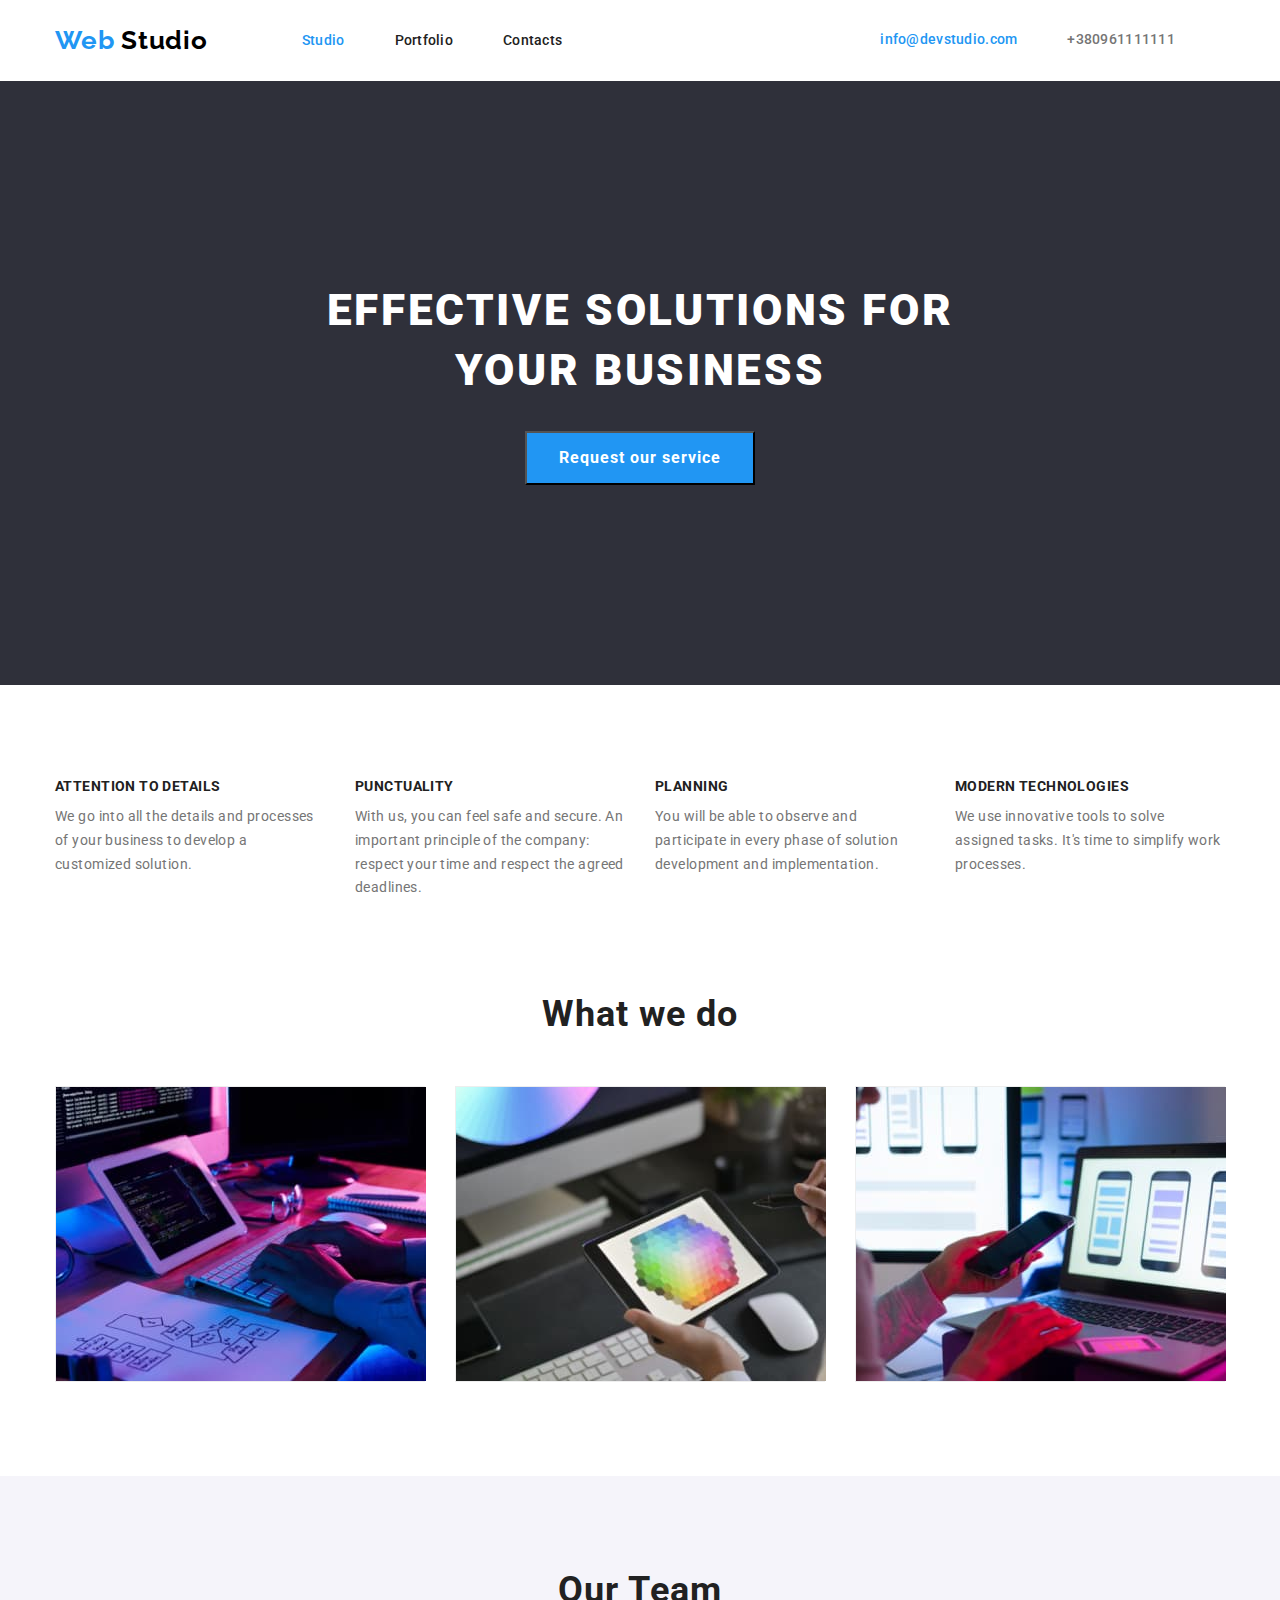
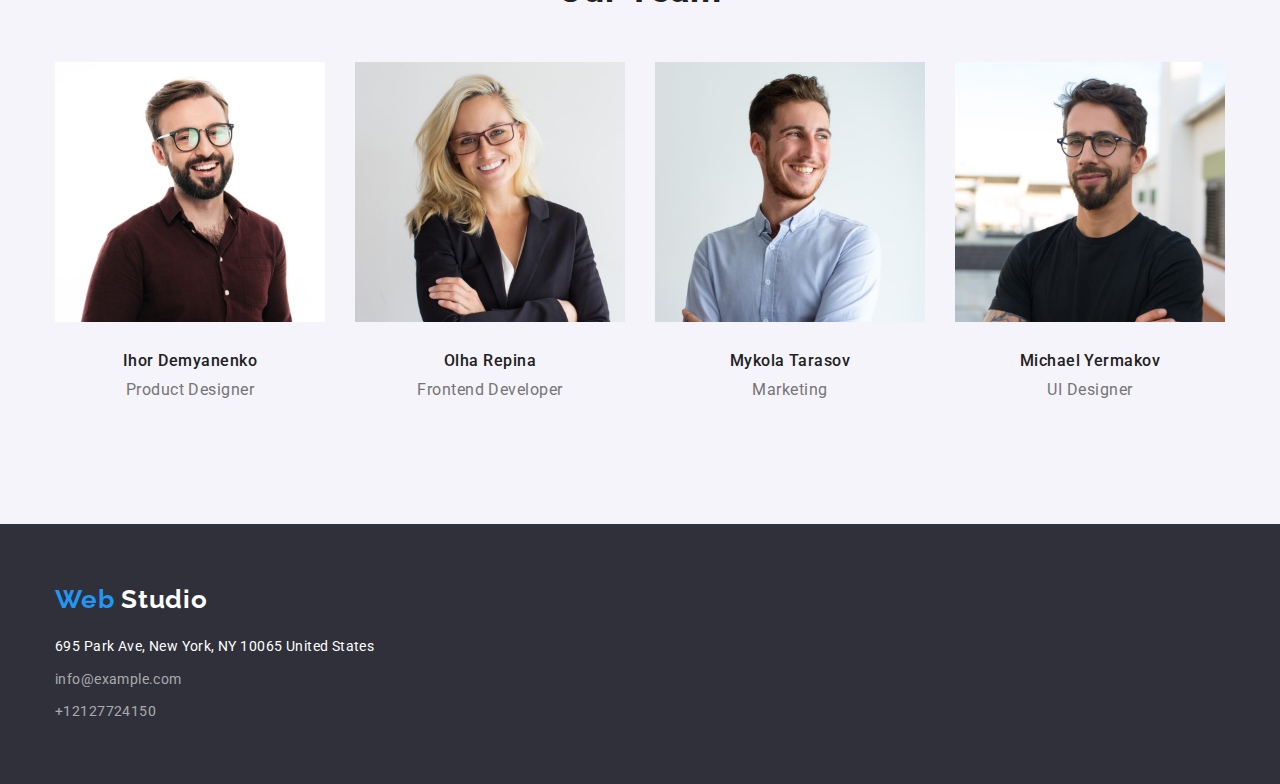
<file: index.html>
<!DOCTYPE html>
<html lang="en">
  <head>
    <meta charset="UTF-8"/>
    <meta http-equiv="X-UA-Compatible" content="IE=edge" />
    <meta name="viewport" content="width=, initial-scale=1.0" />
    <title>Web Studio</title>
    <link rel="stylesheet" href ="https://cdnjs.cloudflare.com/ajax/libs/modern-normalize/1.1.0/modern-normalize.min.css">
    <link rel="stylesheet" href="./css/reset.css">
    <link rel="stylesheet" href="./css/styles.css">
    <link rel="preconnect" href="https://fonts.googleapis.com">
<link rel="preconnect" href="https://fonts.gstatic.com" crossorigin>
<link href="https://fonts.googleapis.com/css2?family=Raleway:wght@700&family=Roboto:wght@400;500;700;900&display=swap" rel="stylesheet">
  </head>
  <body>
    <header class="page-header">
   <div class="container header-container">
      <nav class="page-nav">
            <a href="" class="logo link">Web<span style="color:black"> Studio</span></a>
            <ul class="logo-list list">
              <li class="logo-link"><a href="" class="logo-item current">Studio</a></li>
              <li class="logo-link"><a href="./portfolio.html" class="logo-item ">Portfolio</a></li>
              <li class="logo-link"><a href="" class="logo-item">Contacts</a></li>
            </ul>
      </nav>

  <ul class="header-link list">
    <li class="logo-link"><a class="header-mail link" href="mailto:info@devstudio.com" >info@devstudio.com</a></li>
    <li class="logo-link"><a class="header-tel link"  href="tel:+380961111111" >+380961111111</a></li>
  </ul>  
      </div>
    </header>
    <main>
      <section class="hero">
          <h1 class="hero-title"> EFFECTIVE SOLUTIONS FOR YOUR BUSINESS</h1>
          <button type="button" class="hero-button">Request our service</button>
      </section>
     
      <section class="hero-section">
        <div class="container">
          <h2 class="visually-hidden">What we proud of</h2>
          <ul class="hero-list list">
            <li class="hero-link">
              <h3 class="hero-item ">ATTENTION TO DETAILS</h3>
              <p class="hero-text">
                We go into all the details and processes of your business to
                develop a customized solution.
              </p>
            </li>
            <li class="hero-link">
              <h3 class="hero-item">PUNCTUALITY</h3>
              <p class="hero-text">
                With us, you can feel safe and secure. An important principle of
                the company: respect your time and respect the agreed deadlines.
              </p>
            </li>
            <li class="hero-link">
              <h3 class="hero-item">PLANNING</h3>
              <p class="hero-text">
                You will be able to observe and participate in every phase of
                solution development and implementation.
              </p>
            </li>
            <li class="hero-link">
              <h3 class="hero-item">MODERN TECHNOLOGIES</h3>
              <p class="hero-text">
                We use innovative tools to solve assigned tasks. It's time to
                simplify work processes.
              </p>
            </li>
          </ul>
        </div>
      </section>
      <section class="images">
        <div class="container">
          <h2 class="images-title">What we do</h2>
          <ul class="images-list list">
            <li class="image-link"><img src="./images/computer.jpg" alt="person working on computer" width="370" height="294"></li>
            <li class="image-link"><img src="./images/ipad.jpg" alt="person working on ipad" width="370" height="294"></li>
            <li class="image-link"><img src="./images/phone.jpg" alt="person sync phone with computer" width="370" height="294"></li>
          </ul>
        </div>
        </section>
        <section class="team">
         <div class="container">
            <h2 class="team-title">Our Team</h2>
            <ul class="team-list list">
              <li class="team-item">
                <img
                  src="./images/man1.jpg"
                  alt="photo of man"
                  width="270"
                  height="260"
                />
            <div class="team-description">
              <h3 class="team-person">Ihor Demyanenko</h3>
              <p class="team-process">Product Designer</p>  
            </div>     
              </li>
              <li class="team-item">
                <img
                  src="./images/woman.jpg"
                  alt="photo of woman"
                  width="270"
                  height="260"
                />
                <div class="team-description">
                <h3 class="team-person" >Olha Repina</h3>
                <p class="team-process" >Frontend Developer</p>
               </div>
              </li>
              <li class="team-item">
                <img
                  src="./images/man2.jpg"
                  alt="photo of man"
                  width="270"
                  height="260"
                />
                <div class="team-description">
                <h3 class="team-person" >Mykola Tarasov</h3>
                <p class="team-process" >Marketing</p>
                </div>
              </li>
              <li class="team-item">
                <img
                  src="./images/man3.jpg"
                  alt="photo of man"
                  width="270"
                  height="260"
                />
                <div class="team-description">
                <h3 class="team-person" >Michael Yermakov</h3>
                <p class="team-process" >UI Designer</p>
                </div>
              </li>
            </ul>
         </div>
      </section>
    </main>
    <footer class="footer">
     <div class="container">
      <div class="footer-logo"><a href="" class="logo link">Web<span style="color:white"> Studio</span></a>
      </div>
        
        <ul class="footer-links">
        <li class="footer-address"><address class="footer-address">
          695 Park Ave, New York, NY 10065 
          United States 
        </address></li>
          <li class="footer-mail"><a href="mailto:info@example.com">info@example.com</a></li> 
          <li class="footer-tel"><a href="tel:+12127724150">+12127724150</a></li> 
       </ul>
     </div>
    </footer>
  </body>
</html>
</file>
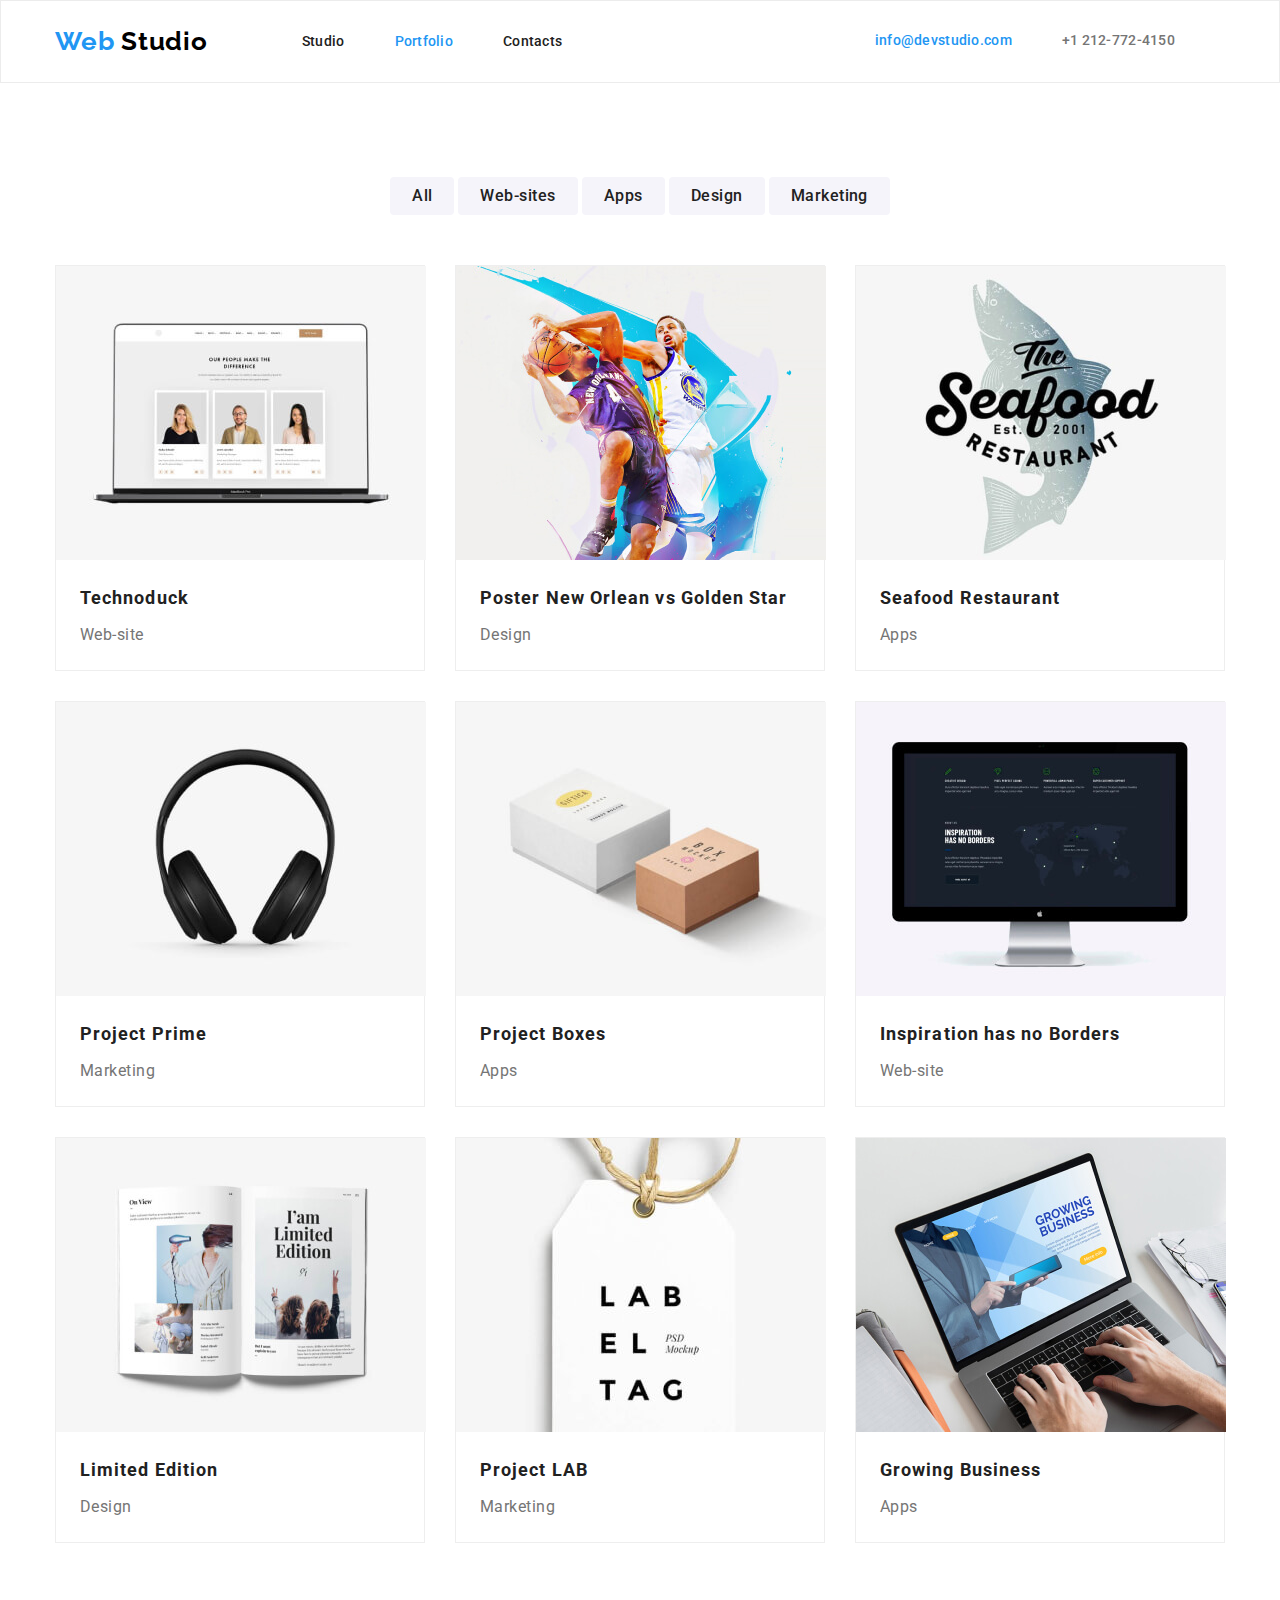
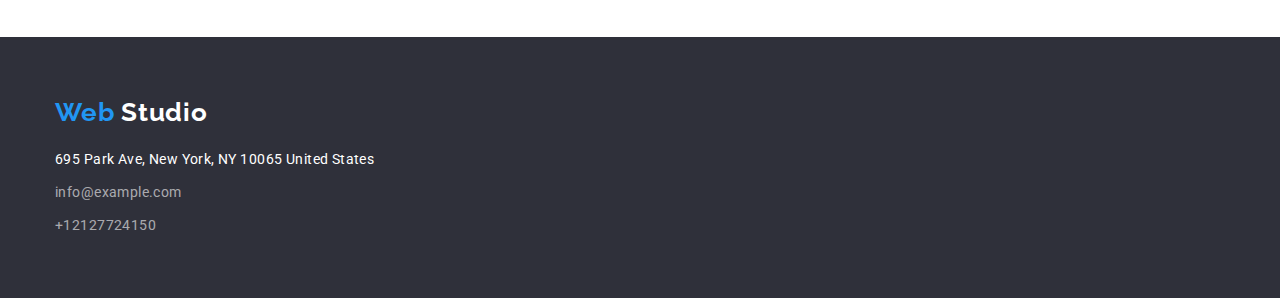
<file: portfolio.html>
<!DOCTYPE html>
<html lang="en">
  <head>
    <meta charset="UTF-8"/>
    <meta http-equiv="X-UA-Compatible" content="IE=edge" />
    <meta name="viewport" content="width=, initial-scale=1.0" />
    <title>Portfolio</title>
    <link rel="stylesheet" href="https://cdnjs.cloudflare.com/ajax/libs/modern-normalize/1.1.0/modern-normalize.min.css">
    <link rel="stylesheet" href="./css/reset.css">
    <link rel="stylesheet" href="./css/styles.css">
    <link rel="preconnect" href="https://fonts.googleapis.com">
<link rel="preconnect" href="https://fonts.gstatic.com" crossorigin>
<link href="https://fonts.googleapis.com/css2?family=Raleway:wght@700&family=Roboto:wght@400;500;700;900&display=swap" rel="stylesheet">
  </head>
  <body>
    <header class="header">
      <div class="container header-container">
        <nav class="page-nav">
          <a href="" class="logo link">Web<span style="color:black"> Studio</span></a>
          <ul class="logo-list list">
            <li class="logo-link"><a href="./index.html" class="logo-item">Studio</a></li>
            <li class="logo-link"><a href="" class="logo-item current">Portfolio</a></li>
            <li class="logo-link"><a href="" class="logo-item">Contacts</a></li>
          </ul>
        </nav>
        <ul class="header-link list">
          <li class="logo-link"><a class="header-mail link" href="mailto:info@devstudio.com">info@devstudio.com</a></li>
          <li class="logo-link"><a class="header-tel link"  href="tel:+12127724150" >+1 212-772-4150</a></li>
        </ul>
      </div>
    </header>
    <main>
      
      <section class="portfolio">
        <div class="container">
      <h1 class="visually-hidden">Portfolio Details</h1>
        
        <ul class="portfolio-item list">
              <li class="portfolio-list"><button type ="button" class="portfolio-button">All</button></li>
              <li class="portfolio-list"><button type ="button" class="portfolio-button">Web-sites</button></li>
              <li class="portfolio-list"><button type ="button" class="portfolio-button">Apps</button></li>
              <li class="portfolio-list"><button type ="button" class="portfolio-button">Design</button></li>
              <li class="portfolio-list"><button type ="button" class="portfolio-button">Marketing</button></li>
          </ul>
  <ul class="main-list list">
      <li class="image-link link"><a href=""><img src="./images2/people.jpg" alt="group of people" width="370" height="294"/></a>
        <div class="description">
          <h2 class="main-h">Technoduck</h2>
          <p class="main-p">Web-site</p>
        </div>       
      </li>
      <li class="image-link link"><a href=""><img src="./images2/basketball.jpg" alt="group of people" width="370" height="294"/></a>
        <div class="description">
        <h2 class="main-h" >Poster New Orlean vs Golden Star</h2>
                  <p class="main-p">Design</p>
             </div>  
      </li>
      <li class="image-link link"><a href=""><img src="./images2/seafood.jpg" alt="menu restaurant" width="370" height="294"/></a>
        <div class="description">
              <h2 class="main-h">Seafood Restaurant</h2>
                  <p class="main-p">Apps</p>
        </div> 
      </li>
      <li class="image-link link"><a href=""><img src="./images2/headphones.jpg" alt="headphones" width="370" height="294"/></a>
        <div class="description">
              <h2 class="main-h">Project Prime</h2>
                  <p class="main-p">Marketing</p>
        </div>
      </li>
      <li class="image-link link"><a href=""><img src="./images2/boxes.jpg" alt="boxes" width="370" height="294"/></a>
        <div class="description">
              <h2 class="main-h">Project Boxes </h2>
                  <p class="main-p">Apps</p>
        </div>
      </li>
      <li class="image-link link"><a href=""><img src="./images2/macbook.jpg" alt="macbook" width="370" height="294"/></a>
        <div class="description">
              <h2 class="main-h" >Inspiration has no Borders</h2>
                  <p class="main-p">Web-site</p>
        </div>  
      </li>
      <li class="image-link link"><a href=""><img src="./images2/magazine.jpg" alt="magazine" width="370" height="294"/></a>
        <div class="description">
              <h2 class="main-h">Limited Edition</h2>
                  <p class="main-p">Design</p>
        </div>
      </li>
      <li class="image-link link"><a href=""><img src="./images2/label_tag.jpg" alt="label tag" width="370" height="294"/></a>
        <div class="description">
              <h2 class="main-h">Project LAB</h2>
                  <p class="main-p">Marketing</p>
        </div>
      </li>
      <li class="image-link link"><a  href=""><img src="./images2/notebook.jpg" alt="notebook" width="370" height="294"/></a>
        <div class="description">
              <h2 class="main-h">Growing Business</h2>
                  <p class="main-p">Apps</p>
       
      </li>
    </ul>
</div>
  </section>
  </main>
  <footer class="footer">
    <div class="container">
      <div class="footer-logo">
        <a href="" class="logo link">Web<span style="color:white"> Studio</span></a>
      </div>
       
       <ul class="footer-links">
       <li class="footer-address"><address class="footer-address">
         695 Park Ave, New York, NY 10065 
         United States 
       </address></li>
         <li class="footer-mail"><a href="mailto:info@example.com">info@example.com</a></li> 
         <li class="footer-tel"><a href="tel:+12127724150">+12127724150</a></li> 
     
      </ul>
      </div>
       </footer>
  </body>
</html>
</file>
<file: css/styles.css>
body {
  font-family: "Roboto", sans-serif;
  background-color: #ffffff;
}

:root {
  --main-text-color: #ffffff;
  --second-text-color: #212121;
  --accent-color: #2196f3;
}

.visually-hidden {
  position: absolute;
  width: 1px;
  height: 1px;
  margin: -1px;
  border: 0;
  padding: 0;
  white-space: nowrap;
  clip-path: inset(100%);
  clip: rect(0 0 0 0);
  overflow: hidden;
}

.container {
  width: 1200px;
  padding-left: 15px;
  padding-right: 15px;
  margin: 0 auto;
}

.header{
/* position: absolute;
width: 1600px; */

border: 1px solid #ECECEC;
}

/* Logo and Header */

.page-nav{
  display: flex;
  align-items: center;
}

.logo {
  padding-top: 25px;
  padding-bottom: 25px;
  margin-right: 94px;

  font-family: "Raleway";
  font-weight: 700;
  font-size: 26px;
  line-height: 1.19;
  letter-spacing: 0.03em;

  color: var(--accent-color);
}

.logo-list {
   display: flex;
  flex-direction: row;
  }

.logo-item.current {
  color: var(--accent-color);
}

.logo-link {
  display: block;
  margin-right: 50px;
  }

.logo-link:nth-child(3n){
  margin-right: 0;
  }
  
.header-tel:last-child{
  margin-right: 0;
  }

.logo-item {

  padding-top: 32px;
  padding-bottom: 32px;

  font-weight: 500;
  font-size: 14px;
  line-height: 1.14;
  letter-spacing: 0.02em;
  text-decoration: none;
  color: var(--second-text-color);
}

.list {
  list-style: none;
}

.logo-item:hover,
.logo-item:focus {
  color: #2196f3;
}

.header-container{
  display: flex;
  align-items: center;
 }

.header-mail{
  padding-top: 32px;
  padding-bottom: 32px;
}

.header-tel{
  padding-top: 32px;
  padding-bottom: 32px;
}

.header-contact{
  align-items: center;
  margin-left: auto;
}

.header-link {
  display: flex;
 margin-left: auto;
 
  
  font-weight: 500;
  font-size: 14px;
  line-height: 1.14;
  letter-spacing: 0.02em;
  text-decoration: none;
  color: #757575;
}

.header-link:nth-child(2n){
  margin-right: 0;
}


.header-mail,
.header-tel:hover,
.header-mail,
.header-tel:focus {
  color: #2196f3;
}

/* HERO */

.hero {
  background-color: #2f303a;
  text-align: center;
  padding-top: 200px;
  padding-bottom: 200px;
}

.hero-title {
  margin:0 auto;
  max-width: 696px;

  font-weight: 900;
  font-size: 44px;
  line-height: 1.36;
  letter-spacing: 0.06em;
  color: var(--main-text-color);
}

.hero-button {
  padding: 10px 32px 10px 32px;
  margin-top: 30px;
  text-align: center;

  font-family: "Roboto", sans-serif;
  font-weight: 700;
  font-size: 16px;
  line-height: 1.88;
  letter-spacing: 0.06em;
  color: #ffffff;
  background-color: #2196f3;
}

.hero-text:last-child{
  margin-right: 0;
}

/* ---------------------------HERO-SECTION------------------------ */
.hero-section{
  padding-top: 94px;
  padding-bottom: 94px;
  margin:0 auto;
}

.hero-list {
  display: flex;
  gap: 30px;
  }

  .hero-item{
  margin-bottom: 10px;

  font-weight: 700;
  font-size: 14px;
  line-height: 1.14;
  letter-spacing: 0.03em;
  color: var(--second-text-color);
 
}

  .hero-text {
  margin-right: 30px;
  max-width: 270px;

  
  font-size: 14px;
  line-height: 1.71;
  letter-spacing: 0.03em;
  color: #757575;
}

.hero-link:nth-child(4){
    margin-right:0;
 }


/* buttons web studio and portfolio  */


.portfolio-item {
  display: flex;
  justify-content: center;
}

.portfolio-button {
  font-family: "Roboto", sans-serif;
  font-weight: 500;
  font-size: 16px;
  line-height: 1.62;
  letter-spacing: 0.03em;
  color: #212121;
  background-color: #f5f4fa;

  border-style: none;
  cursor: pointer;
  border-radius: 4px;
}

.portfolio-button{
  padding:6px 22px 6px 22px;
}

.portfolio-list:nth-child(5n){
  margin-right: 0;
}

.portfolio-button:hover,
.portfolio-button:focus {
  color: #ffffff;
  background-color: #2196f3;
}
 /* ------------------------------IMAGES------------------------- */

 .images{
  padding-bottom: 94px;
 }
.images-list{
  /* padding-bottom: 94px; */
}

.images-title {
  margin-bottom: 50px;
}

/* Images and Team */
.team {
  background-color: #f5f4fa;
}
.image-link {
  width: 370px;
  margin-right: 30px;
}

.image-link:last-child{
  margin-right: 0;
}

.images-list {
  display: flex;
 
}
.images-title,
.team-title {
  /* padding-top: 94px;
  padding-bottom: 94px; */
  font-weight: 700;
  font-size: 36px;
  line-height: 1.16;
  text-align: center;
  letter-spacing: 0.03em;
  color: var(--second-text-color);
}



/* --------------OUR TEAM----------- */

.team{
  padding-top: 94px; 
  padding-bottom: 94px;
}

.team-title{
  margin-bottom: 50px;
}

.team-list {
 display: flex;
  gap: 30px;
}

.team-item{
  width: calc( (100% - 60px) / 3) ;
}

.team-item,
.team-person {
  font-weight: 500;
  font-size: 16px;
  line-height: 1.18;
  text-align: center;
  letter-spacing: 0.03em;
  color: var(--second-text-color);
}

.team-description{
  padding-top: 30px;
  padding-bottom: 30px;
}

.team-person{
  margin-bottom: 10px;
}

.team-process {
  font-weight: 400;
  font-size: 16px;
  line-height: 1.18;
  text-align: center;
  letter-spacing: 0.03em;
  color: #757575;
}

/* --------------------------------------FOOTER--------------------------------- */

.footer {
 
  padding-top: 60px;
  padding-bottom: 60px;
 

  background-color: #2f303a;
  margin-left: auto;
  margin-right: 0;
 }

 .footer-logo{
  margin-bottom: 20px;
 }

 .footer-address{
  margin-bottom: 9px;
 }

.footer-mail{
  margin-bottom: 9px;
}

.footer-address,
.footer-mail,
.footer-tel {
  
  font-size: 14px;
  line-height: 1.71;
  letter-spacing: 0.03em;
  font-style: normal;
  color: var(--main-text-color);
}
.footer-mail,
.footer-tel {
  text-decoration: none;
  
  color: rgba(255, 255, 255, 0.6);
}
/* -----------------------------------------------PORTFOLIO-------------------------------------- */
.portfolio{
  padding-top: 94px;
  padding-bottom: 94px;
}

.portfolio-item{
  margin-bottom: 50px;
}

.portfolio-list{
 margin-right: 4px;
}

portfolio-list:nth-child(5n){
  margin-right: 0;
}


.image-link {
  width: 370px;
  margin-right: 30px;
  margin-bottom: 30px;
  box-sizing: border-box;
  background: #ffffff;
  border: 1px solid #eeeeee;
}

.image-link:nth-child(3n) {
  margin-right: 0;
}

.image-link:nth-last-child(-n + 3) {
  margin-bottom: 0;
}

.main {
  margin-top: 34px;

  padding-bottom: 94px;

} 

.main-list {
  display: flex;
  flex-wrap: wrap;


  font-weight: 700;
  font-size: 18px;
  line-height: 2;
  letter-spacing: 0.06em;

  color: var(--second-text-color);
}
.main-p {
  
  font-weight: 400;
  font-size: 16px;
  line-height: 1.88;
  letter-spacing: 0.03em;
  color: #757575;
}
.main-h {
  margin-bottom: 4px;

  font-weight: 700;
  font-size: 18px;
  line-height: 2;
  letter-spacing: 0.06em;
  color: var(--second-text-color);
}

.description{
  margin-top: 20px ;
  padding-left: 24px;
  margin-bottom: 20px;
 }

.link {
  text-decoration: none;
}
</file>
